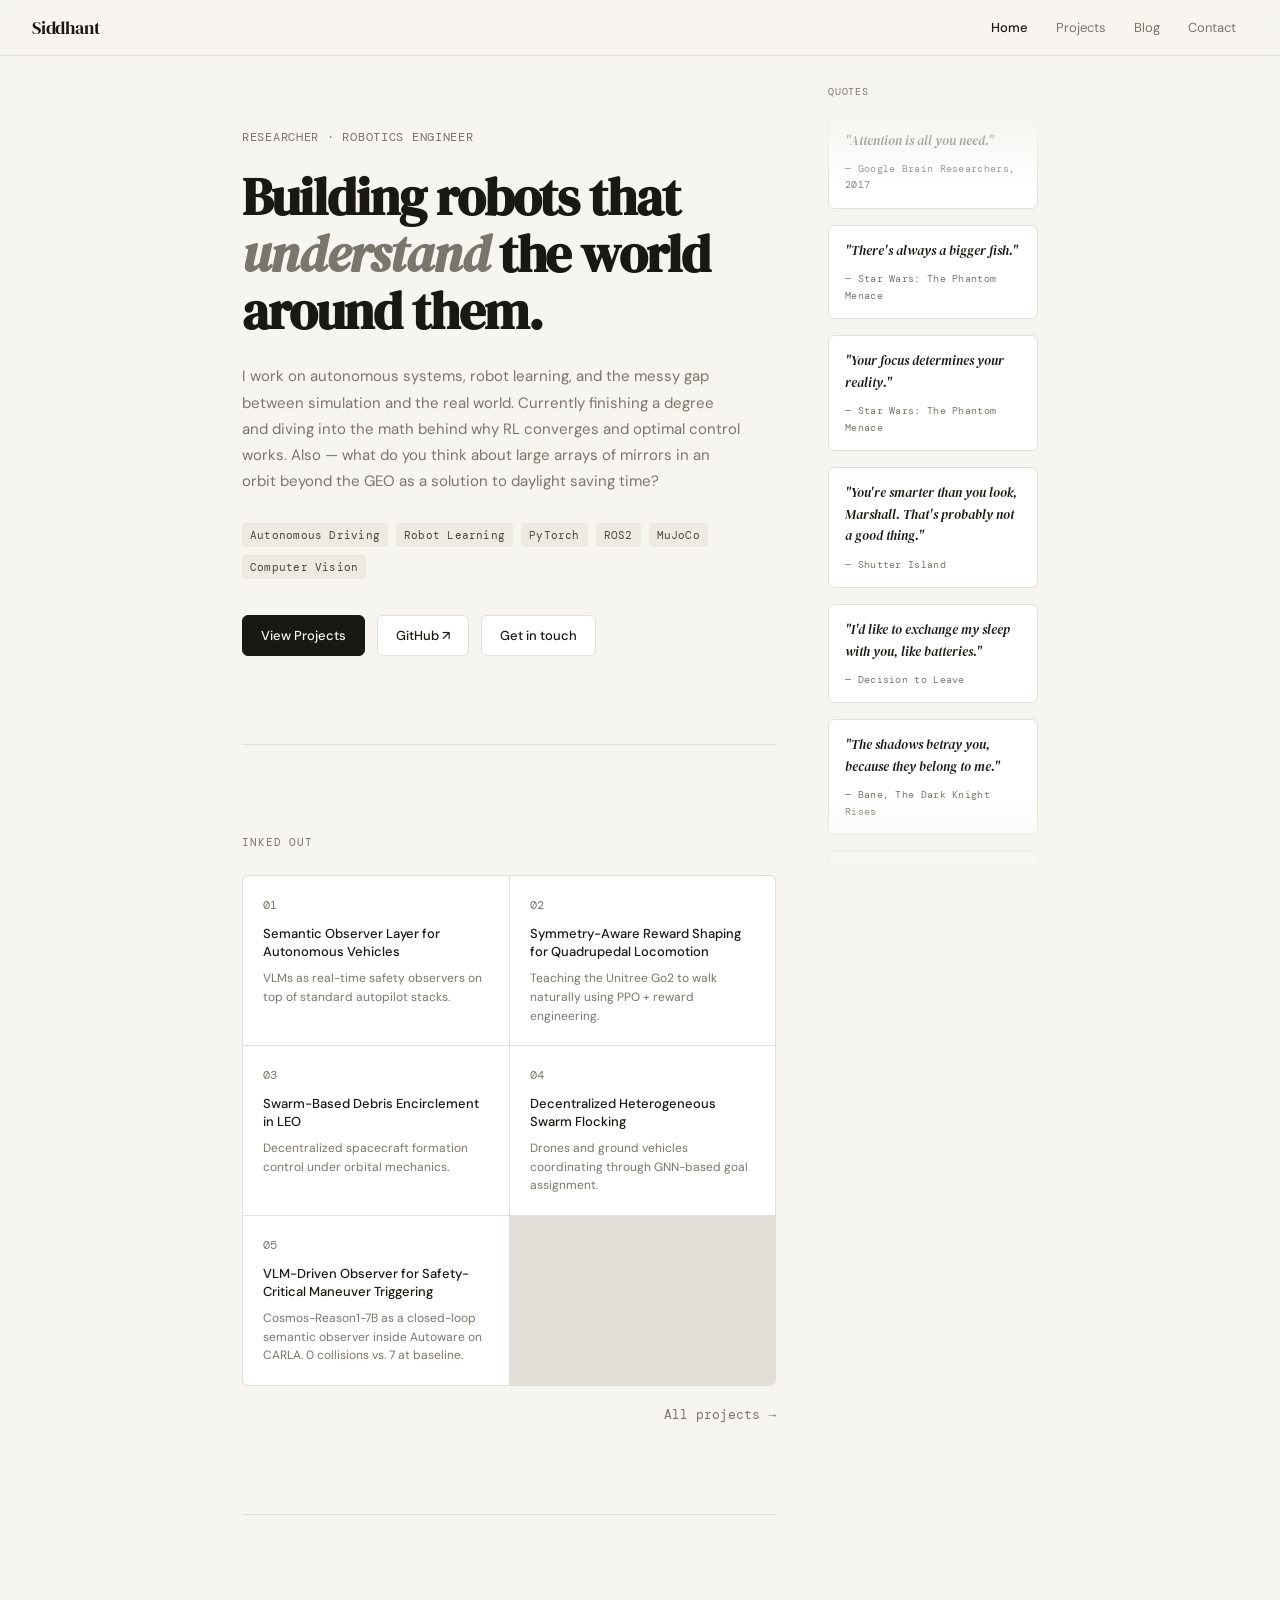
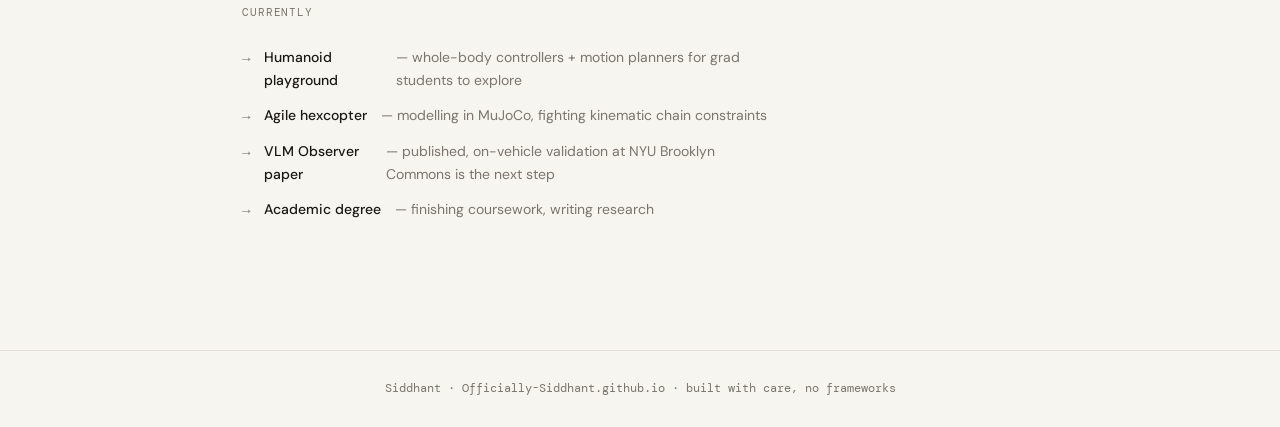
<file: index.html>
<!DOCTYPE html>
<html lang="en">
<head>
  <meta charset="UTF-8" />
  <meta name="viewport" content="width=device-width, initial-scale=1.0" />
  <title>Siddhant — Researcher & Robotics Engineer</title>
  <meta name="description" content="Siddhant's portfolio — autonomous systems, robotics, deep learning." />
  <link rel="stylesheet" href="style.css" />
  <style>
    /* ── Hero ── */
    .hero { padding: 72px 0 48px; }
    .hero-eyebrow {
      font-family: var(--mono);
      font-size: 12px;
      color: var(--muted);
      letter-spacing: 0.06em;
      text-transform: uppercase;
      margin-bottom: 20px;
    }
    .hero h1 {
      font-family: var(--serif);
      font-size: clamp(34px, 6vw, 52px);
      line-height: 1.1;
      letter-spacing: -0.02em;
      margin-bottom: 24px;
      max-width: 600px;
    }
    .hero h1 em { font-style: italic; color: var(--muted); }
    .hero-bio {
      font-size: 15px;
      color: var(--muted);
      max-width: 500px;
      line-height: 1.75;
      margin-bottom: 28px;
    }
    .hero-tags { display: flex; gap: 8px; flex-wrap: wrap; margin-bottom: 36px; }
    .hero-links { display: flex; gap: 12px; flex-wrap: wrap; }
    .btn {
      display: inline-flex; align-items: center; gap: 6px;
      font-size: 13px; font-weight: 500;
      padding: 9px 18px;
      border-radius: var(--radius);
      border: 1px solid var(--border);
      background: var(--surface);
      color: var(--text);
      transition: border-color 0.15s, background 0.15s;
      cursor: pointer;
    }
    .btn:hover { background: var(--tag-bg); border-color: #C8C4BE; }
    .btn-primary { background: var(--text); color: var(--bg); border-color: var(--text); }
    .btn-primary:hover { background: #333; border-color: #333; }

    /* ── Section ── */
    .section { padding: 48px 0; }
    .section-heading {
      font-family: var(--mono);
      font-size: 11px;
      letter-spacing: 0.08em;
      text-transform: uppercase;
      color: var(--muted);
      margin-bottom: 24px;
    }

    /* ── Featured Projects ── */
    .project-grid {
      display: grid;
      grid-template-columns: repeat(auto-fit, minmax(200px, 1fr));
      gap: 1px;
      background: var(--border);
      border: 1px solid var(--border);
      border-radius: var(--radius);
      overflow: hidden;
    }
    .project-card {
      background: var(--surface);
      padding: 20px;
      transition: background 0.15s;
      cursor: pointer;
      text-decoration: none;
      display: block;
      color: inherit;
    }
    .project-card:hover { background: var(--bg); }
    .project-card-num { font-family: var(--mono); font-size: 11px; color: var(--muted); margin-bottom: 10px; }
    .project-card h3 { font-size: 13px; font-weight: 500; line-height: 1.4; margin-bottom: 8px; }
    .project-card p { font-size: 12px; color: var(--muted); line-height: 1.55; }

    /* ── Currently ── */
    .currently-list { list-style: none; display: flex; flex-direction: column; gap: 12px; }
    .currently-list li {
      display: flex; align-items: flex-start; gap: 14px;
      font-size: 14px; color: var(--muted);
    }
    .currently-list li::before {
      content: '→'; font-family: var(--mono); color: var(--muted); flex-shrink: 0; margin-top: 1px;
    }
    .currently-list li strong { color: var(--text); font-weight: 500; }

    /* ── Two-column page body ── */
    .page-body {
      display: grid;
      grid-template-columns: 1fr 210px;
      gap: 52px;
      align-items: start;
    }

    /* ── Quote rail ── */
    .quote-rail {
      position: sticky;
      top: calc(var(--nav-h) + 28px);
      height: calc(100vh - var(--nav-h) - 56px);
      overflow: hidden;
      display: flex;
      flex-direction: column;
    }
    .quote-rail-label {
      font-family: var(--mono);
      font-size: 10px;
      letter-spacing: 0.08em;
      text-transform: uppercase;
      color: var(--muted);
      margin-bottom: 14px;
      flex-shrink: 0;
    }
    .quote-track-wrap {
      flex: 1;
      overflow: hidden;
      mask-image: linear-gradient(to bottom, transparent 0%, black 10%, black 90%, transparent 100%);
      -webkit-mask-image: linear-gradient(to bottom, transparent 0%, black 10%, black 90%, transparent 100%);
    }
    .quote-track {
      display: flex;
      flex-direction: column;
      gap: 16px;
      animation: scrollUp 70s linear infinite;
    }
    .quote-track:hover { animation-play-state: paused; }

    @keyframes scrollUp {
      0%   { transform: translateY(0); }
      100% { transform: translateY(-50%); }
    }

    .quote-card {
      background: var(--surface);
      border: 1px solid var(--border);
      border-radius: var(--radius);
      padding: 14px 16px;
    }
    .quote-card blockquote {
      font-family: var(--serif);
      font-style: italic;
      font-size: 13px;
      line-height: 1.65;
      color: var(--text);
      margin-bottom: 10px;
    }
    .quote-card cite {
      font-family: var(--mono);
      font-size: 10px;
      color: var(--muted);
      letter-spacing: 0.03em;
      font-style: normal;
      display: block;
    }

    @media (max-width: 780px) {
      .page-body { grid-template-columns: 1fr; }
      .quote-rail { display: none; }
    }
  </style>
</head>
<body>

<nav>
  <span class="nav-logo">Siddhant</span>
  <div class="nav-links">
    <a href="index.html" class="active">Home</a>
    <a href="projects.html">Projects</a>
    <a href="blog.html">Blog</a>
    <a href="contact.html">Contact</a>
  </div>
</nav>

<main class="container">
  <div class="page-body">

    <!-- ── Left: main content ── -->
    <div class="main-col">

      <section class="hero">
        <p class="hero-eyebrow fade fade-1">Researcher · Robotics Engineer</p>
        <h1 class="fade fade-2">Building robots that <em>understand</em> the world around them.</h1>
        <p class="hero-bio fade fade-3">
          I work on autonomous systems, robot learning, and the messy gap between
          simulation and the real world. Currently finishing a degree and diving
          into the math behind why RL converges and optimal control works. Also —
          what do you think about large arrays of mirrors in an orbit beyond the GEO as a
          solution to daylight saving time?
        </p>
        <div class="hero-tags fade fade-3">
          <span class="tag">Autonomous Driving</span>
          <span class="tag">Robot Learning</span>
          <span class="tag">PyTorch</span>
          <span class="tag">ROS2</span>
          <span class="tag">MuJoCo</span>
          <span class="tag">Computer Vision</span>
        </div>
        <div class="hero-links fade fade-4">
          <a class="btn btn-primary" href="projects.html">View Projects</a>
          <a class="btn" href="https://github.com/Officially-Siddhant" target="_blank">GitHub ↗</a>
          <a class="btn" href="contact.html">Get in touch</a>
        </div>
      </section>

      <hr class="divider fade fade-4">

      <section class="section fade fade-5">
        <p class="section-heading">Inked out</p>
        <div class="project-grid">
          <a class="project-card" href="projects.html#vlm">
            <p class="project-card-num">01</p>
            <h3>Semantic Observer Layer for Autonomous Vehicles</h3>
            <p>VLMs as real-time safety observers on top of standard autopilot stacks.</p>
          </a>
          <a class="project-card" href="projects.html#quadruped">
            <p class="project-card-num">02</p>
            <h3>Symmetry-Aware Reward Shaping for Quadrupedal Locomotion</h3>
            <p>Teaching the Unitree Go2 to walk naturally using PPO + reward engineering.</p>
          </a>
          <a class="project-card" href="projects.html#swarm">
            <p class="project-card-num">03</p>
            <h3>Swarm-Based Debris Encirclement in LEO</h3>
            <p>Decentralized spacecraft formation control under orbital mechanics.</p>
          </a>
          <a class="project-card" href="projects.html#hetero-swarm">
            <p class="project-card-num">04</p>
            <h3>Decentralized Heterogeneous Swarm Flocking</h3>
            <p>Drones and ground vehicles coordinating through GNN-based goal assignment.</p>
          </a>
          <a class="project-card" href="projects.html#cosmos">
            <p class="project-card-num">05</p>
            <h3>VLM-Driven Observer for Safety-Critical Maneuver Triggering</h3>
            <p>Cosmos-Reason1-7B as a closed-loop semantic observer inside Autoware on CARLA. 0 collisions vs. 7 at baseline.</p>
          </a>
        </div>
        <div style="margin-top:16px; text-align:right;">
          <a href="projects.html" style="font-size:13px; color:var(--muted); font-family:var(--mono);">All projects →</a>
        </div>
      </section>

      <hr class="divider">

      <section class="section">
        <p class="section-heading">Currently</p>
        <ul class="currently-list">
          <li><strong>Humanoid playground</strong> — whole-body controllers + motion planners for grad students to explore</li>
          <li><strong>Agile hexcopter</strong> — modelling in MuJoCo, fighting kinematic chain constraints</li>
          <li><strong>VLM Observer paper</strong> — published, on-vehicle validation at NYU Brooklyn Commons is the next step</li>
          <li><strong>Academic degree</strong> — finishing coursework, writing research</li>
        </ul>
      </section>

    </div><!-- /main-col -->

    <!-- ── Right: quote rail ── -->
    <aside class="quote-rail fade fade-2">
      <p class="quote-rail-label">Quotes</p>
      <div class="quote-track-wrap">
        <div class="quote-track">
          <div class="quote-card">
            <blockquote>"Attention is all you need."</blockquote>
            <cite>— Google Brain Researchers, 2017</cite>
          </div>
          <div class="quote-card">
            <blockquote>"There's always a bigger fish."</blockquote>
            <cite>— Star Wars: The Phantom Menace</cite>
          </div>
          <div class="quote-card">
            <blockquote>"Your focus determines your reality."</blockquote>
            <cite>— Star Wars: The Phantom Menace</cite>
          </div>
          <div class="quote-card">
            <blockquote>"You're smarter than you look, Marshall. That's probably not a good thing."</blockquote>
            <cite>— Shutter Island</cite>
          </div>
          <div class="quote-card">
            <blockquote>"I'd like to exchange my sleep with you, like batteries."</blockquote>
            <cite>— Decision to Leave</cite>
          </div>
          <div class="quote-card">
            <blockquote>"The shadows betray you, because they belong to me."</blockquote>
            <cite>— Bane, The Dark Knight Rises</cite>
          </div>
          <div class="quote-card">
            <blockquote>"No one will protect what they don't care about; and no one will care about what they have never experienced."</blockquote>
            <cite>— David Attenborough</cite>
          </div>
          <div class="quote-card">
            <blockquote>"The key to good decision making is not knowledge. It is understanding. We are swimming in the former. We are desperately lacking in the latter."</blockquote>
            <cite>— Malcolm Gladwell</cite>
          </div>
          <div class="quote-card">
            <blockquote>"Somewhere, something incredible is waiting to be known."</blockquote>
            <cite>— Carl Sagan</cite>
          </div>

          <!-- Duplicate set for seamless infinite loop -->

          <div class="quote-card">
            <blockquote>"Attention is all you need."</blockquote>
            <cite>— Google Brain Researchers, 2017</cite>
          </div>
          <div class="quote-card">
            <blockquote>"There's always a bigger fish."</blockquote>
            <cite>— Star Wars: The Phantom Menace</cite>
          </div>
          <div class="quote-card">
            <blockquote>"Your focus determines your reality."</blockquote>
            <cite>— Star Wars: The Phantom Menace</cite>
          </div>
          <div class="quote-card">
            <blockquote>"You're smarter than you look, Marshall. That's probably not a good thing."</blockquote>
            <cite>— Shutter Island</cite>
          </div>
          <div class="quote-card">
            <blockquote>"I'd like to exchange my sleep with you, like batteries."</blockquote>
            <cite>— Decision to Leave</cite>
          </div>
          <div class="quote-card">
            <blockquote>"The shadows betray you, because they belong to me."</blockquote>
            <cite>— Bane, The Dark Knight Rises</cite>
          </div>
          <div class="quote-card">
            <blockquote>"No one will protect what they don't care about; and no one will care about what they have never experienced."</blockquote>
            <cite>— David Attenborough</cite>
          </div>
          <div class="quote-card">
            <blockquote>"The key to good decision making is not knowledge. It is understanding. We are swimming in the former. We are desperately lacking in the latter."</blockquote>
            <cite>— Malcolm Gladwell</cite>
          </div>
          <div class="quote-card">
            <blockquote>"Somewhere, something incredible is waiting to be known."</blockquote>
            <cite>— Carl Sagan</cite>
          </div>

        </div><!-- /quote-track -->
      </div><!-- /quote-track-wrap -->
    </aside>

  </div><!-- /page-body -->
</main>

<footer>
  <span class="mono">Siddhant · Officially-Siddhant.github.io · built with care, no frameworks</span>
</footer>

</body>
</html>
</file>
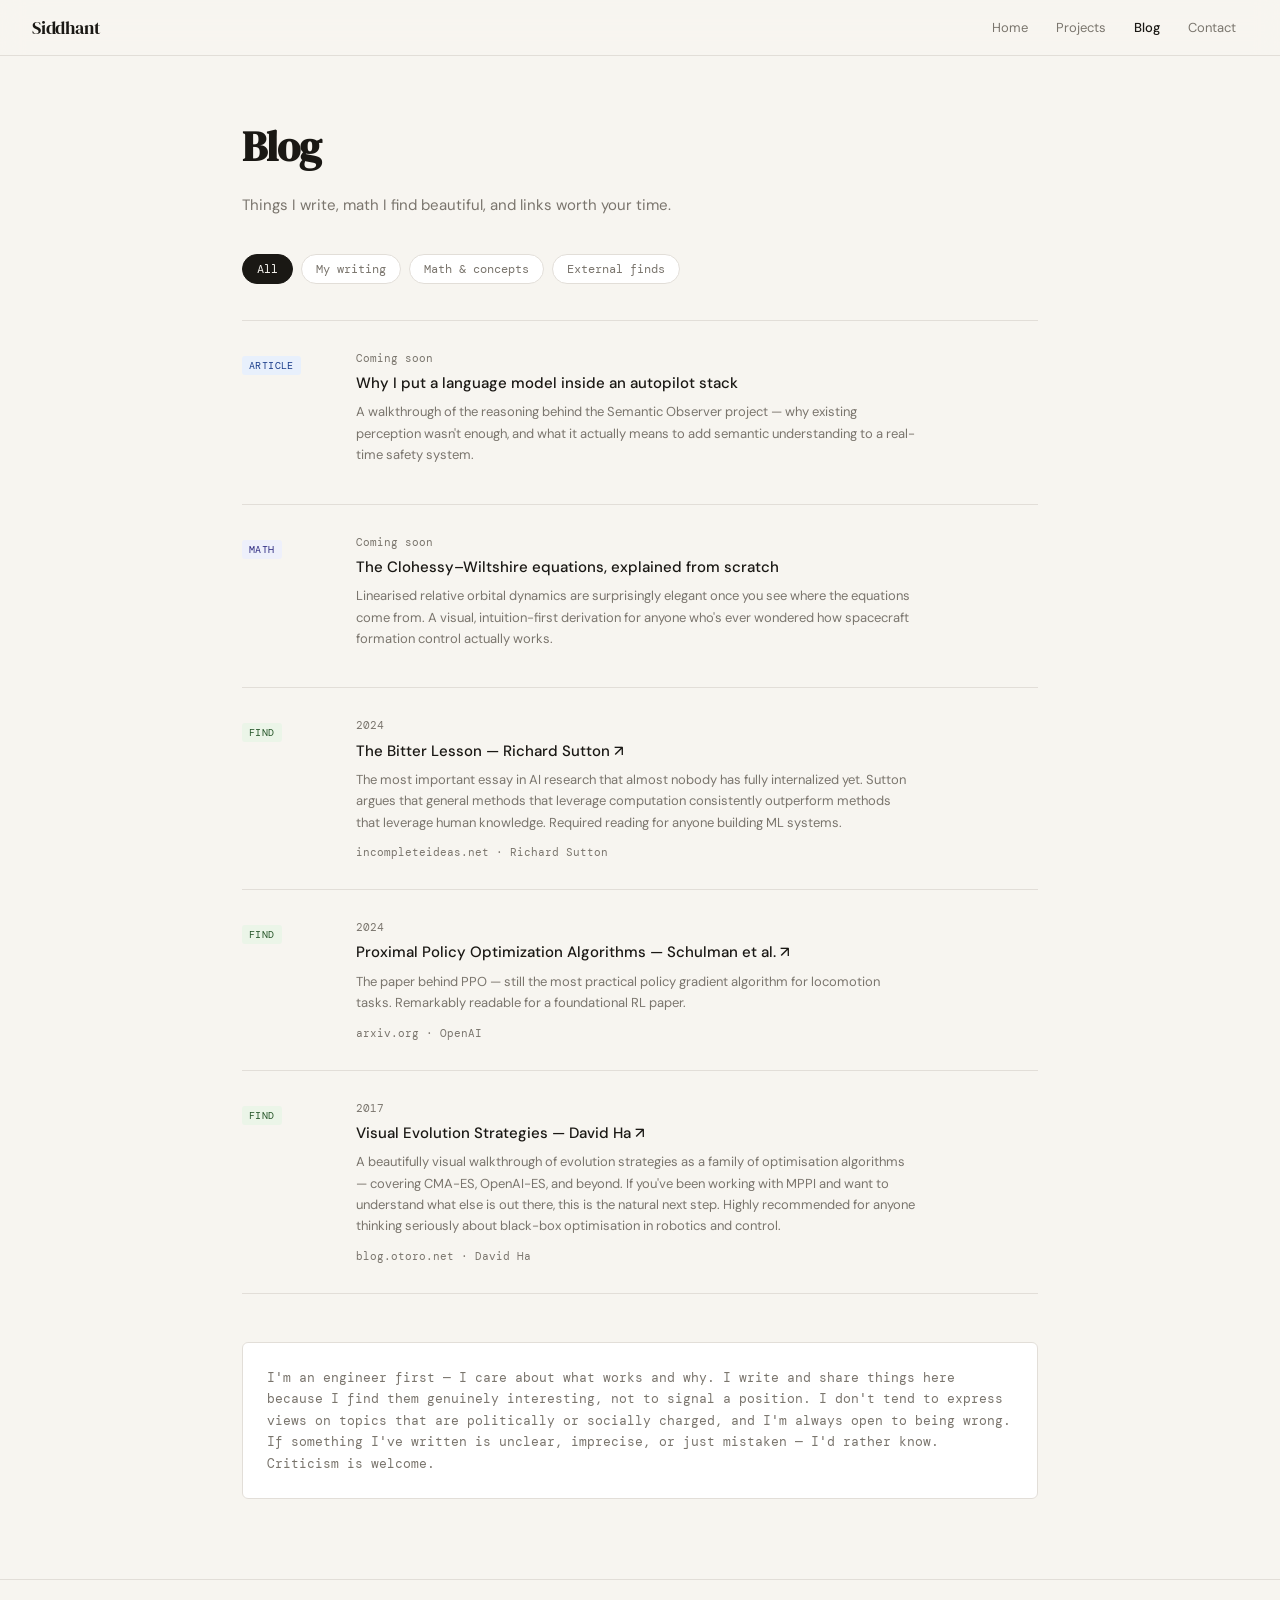
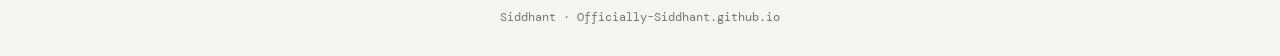
<file: blog.html>
<!DOCTYPE html>
<html lang="en">
<head>
  <meta charset="UTF-8" />
  <meta name="viewport" content="width=device-width, initial-scale=1.0" />
  <title>Blog — Siddhant</title>
  <link rel="stylesheet" href="style.css" />
  <style>
    .page-header { padding: 56px 0 36px; }
    .page-header h1 {
      font-family: var(--serif);
      font-size: clamp(28px, 5vw, 42px);
      letter-spacing: -0.02em;
      margin-bottom: 12px;
    }
    .page-header p { font-size: 15px; color: var(--muted); max-width: 480px; }

    /* ── Filters ── */
    .filters {
      display: flex; gap: 8px; flex-wrap: wrap;
      margin-bottom: 36px;
    }
    .filter-btn {
      font-family: var(--mono);
      font-size: 12px;
      padding: 6px 14px;
      border-radius: 99px;
      border: 1px solid var(--border);
      background: var(--surface);
      color: var(--muted);
      cursor: pointer;
      transition: all 0.15s;
    }
    .filter-btn:hover { color: var(--text); border-color: #A8A49E; }
    .filter-btn.active {
      background: var(--text);
      color: var(--bg);
      border-color: var(--text);
    }

    /* ── Post list ── */
    .post-list { display: flex; flex-direction: column; }

    .post-entry {
      border-top: 1px solid var(--border);
      padding: 28px 0;
      display: flex;
      gap: 24px;
      align-items: flex-start;
      transition: opacity 0.2s;
    }
    .post-entry.hidden { display: none; }
    .post-entry:last-child { border-bottom: 1px solid var(--border); }

    .post-type-col {
      flex-shrink: 0;
      width: 90px;
      padding-top: 3px;
    }
    .post-type-badge {
      font-family: var(--mono);
      font-size: 10px;
      padding: 3px 7px;
      border-radius: 3px;
      text-transform: uppercase;
      letter-spacing: 0.04em;
    }
    .type-article { background: #E8F0FC; color: #1A3D8A; }
    .type-math    { background: #EEF0FB; color: #2D2A80; }
    .type-external{ background: #EBF5E8; color: #27572A; }

    .post-body { flex: 1; }
    .post-date {
      font-family: var(--mono);
      font-size: 11px;
      color: var(--muted);
      margin-bottom: 6px;
    }
    .post-title {
      font-size: 15px;
      font-weight: 500;
      line-height: 1.35;
      margin-bottom: 8px;
    }
    .post-title a:hover { text-decoration: underline; text-decoration-color: var(--muted); }
    .post-summary {
      font-size: 13px;
      color: var(--muted);
      line-height: 1.65;
      max-width: 560px;
      margin-bottom: 10px;
    }
    .post-source {
      font-family: var(--mono);
      font-size: 11px;
      color: var(--muted);
    }

    /* ── New post CTA ── */
    .new-post-note {
      margin-top: 48px;
      padding: 24px;
      background: var(--surface);
      border: 1px solid var(--border);
      border-radius: var(--radius);
      font-size: 13px;
      color: var(--muted);
      font-family: var(--mono);
    }
    .new-post-note strong { color: var(--text); }
  </style>
</head>
<body>

<nav>
  <a href="index.html" class="nav-logo">Siddhant</a>
  <div class="nav-links">
    <a href="index.html">Home</a>
    <a href="projects.html">Projects</a>
    <a href="blog.html" class="active">Blog</a>
    <a href="contact.html">Contact</a>
  </div>
</nav>

<main class="container">

  <header class="page-header fade fade-1">
    <h1>Blog</h1>
    <p>Things I write, math I find beautiful, and links worth your time.</p>
  </header>

  <div class="filters fade fade-2">
    <button class="filter-btn active" data-filter="all">All</button>
    <button class="filter-btn" data-filter="article">My writing</button>
    <button class="filter-btn" data-filter="math">Math & concepts</button>
    <button class="filter-btn" data-filter="external">External finds</button>
  </div>

  <div class="post-list" id="post-list">

    <!--
      HOW TO ADD A POST:
      Copy one of the .post-entry blocks below.
      Set data-type to: article | math | external
      Update the date, title, summary, and source accordingly.
      For your own articles, link to a separate blog/slug.html file.
      For math posts with LaTeX, add the KaTeX script at the bottom of that file.
    -->

    <div class="post-entry fade fade-3" data-type="article">
      <div class="post-type-col">
        <span class="post-type-badge type-article">Article</span>
      </div>
      <div class="post-body">
        <p class="post-date">Coming soon</p>
        <p class="post-title">Why I put a language model inside an autopilot stack</p>
        <p class="post-summary">
          A walkthrough of the reasoning behind the Semantic Observer project —
          why existing perception wasn't enough, and what it actually means
          to add semantic understanding to a real-time safety system.
        </p>
      </div>
    </div>

    <div class="post-entry fade fade-3" data-type="math">
      <div class="post-type-col">
        <span class="post-type-badge type-math">Math</span>
      </div>
      <div class="post-body">
        <p class="post-date">Coming soon</p>
        <p class="post-title">The Clohessy–Wiltshire equations, explained from scratch</p>
        <p class="post-summary">
          Linearised relative orbital dynamics are surprisingly elegant once you see
          where the equations come from. A visual, intuition-first derivation for
          anyone who's ever wondered how spacecraft formation control actually works.
        </p>
      </div>
    </div>

    <div class="post-entry fade fade-4" data-type="external">
      <div class="post-type-col">
        <span class="post-type-badge type-external">Find</span>
      </div>
      <div class="post-body">
        <p class="post-date">2024</p>
        <p class="post-title">
          <a href="http://www.incompleteideas.net/IncIdeas/BitterLesson.html" target="_blank">
            The Bitter Lesson — Richard Sutton ↗
          </a>
        </p>
        <p class="post-summary">
          The most important essay in AI research that almost nobody has fully
          internalized yet. Sutton argues that general methods that leverage
          computation consistently outperform methods that leverage human knowledge.
          Required reading for anyone building ML systems.
        </p>
        <p class="post-source">incompleteideas.net · Richard Sutton</p>
      </div>
    </div>

    <div class="post-entry fade fade-4" data-type="external">
      <div class="post-type-col">
        <span class="post-type-badge type-external">Find</span>
      </div>
      <div class="post-body">
        <p class="post-date">2024</p>
        <p class="post-title">
          <a href="https://arxiv.org/abs/1707.06347" target="_blank">
            Proximal Policy Optimization Algorithms — Schulman et al. ↗
          </a>
        </p>
        <p class="post-summary">
          The paper behind PPO — still the most practical policy gradient algorithm
          for locomotion tasks. Remarkably readable for a foundational RL paper.
        </p>
        <p class="post-source">arxiv.org · OpenAI</p>
      </div>
    </div>

    <div class="post-entry fade fade-5" data-type="external">
      <div class="post-type-col">
        <span class="post-type-badge type-external">Find</span>
      </div>
      <div class="post-body">
        <p class="post-date">2017</p>
        <p class="post-title">
          <a href="https://blog.otoro.net/2017/10/29/visual-evolution-strategies/" target="_blank">
            Visual Evolution Strategies — David Ha ↗
          </a>
        </p>
        <p class="post-summary">
          A beautifully visual walkthrough of evolution strategies as a family of
          optimisation algorithms — covering CMA-ES, OpenAI-ES, and beyond. If
          you've been working with MPPI and want to understand what else is out
          there, this is the natural next step. Highly recommended for anyone
          thinking seriously about black-box optimisation in robotics and control.
        </p>
        <p class="post-source">blog.otoro.net · David Ha</p>
      </div>
    </div>

  </div>

  <div class="new-post-note fade">
    I'm an engineer first — I care about what works and why. I write and share things
    here because I find them genuinely interesting, not to signal a position. I don't
    tend to express views on topics that are politically or socially charged, and I'm
    always open to being wrong. If something I've written is unclear, imprecise, or
    just mistaken — I'd rather know. Criticism is welcome.
  </div>

</main>

<footer>
  <span class="mono">Siddhant · Officially-Siddhant.github.io</span>
</footer>

<script>
  const btns = document.querySelectorAll('.filter-btn');
  const posts = document.querySelectorAll('.post-entry');

  btns.forEach(btn => {
    btn.addEventListener('click', () => {
      btns.forEach(b => b.classList.remove('active'));
      btn.classList.add('active');
      const f = btn.dataset.filter;
      posts.forEach(p => {
        p.classList.toggle('hidden', f !== 'all' && p.dataset.type !== f);
      });
    });
  });
</script>

</body>
</html>
</file>
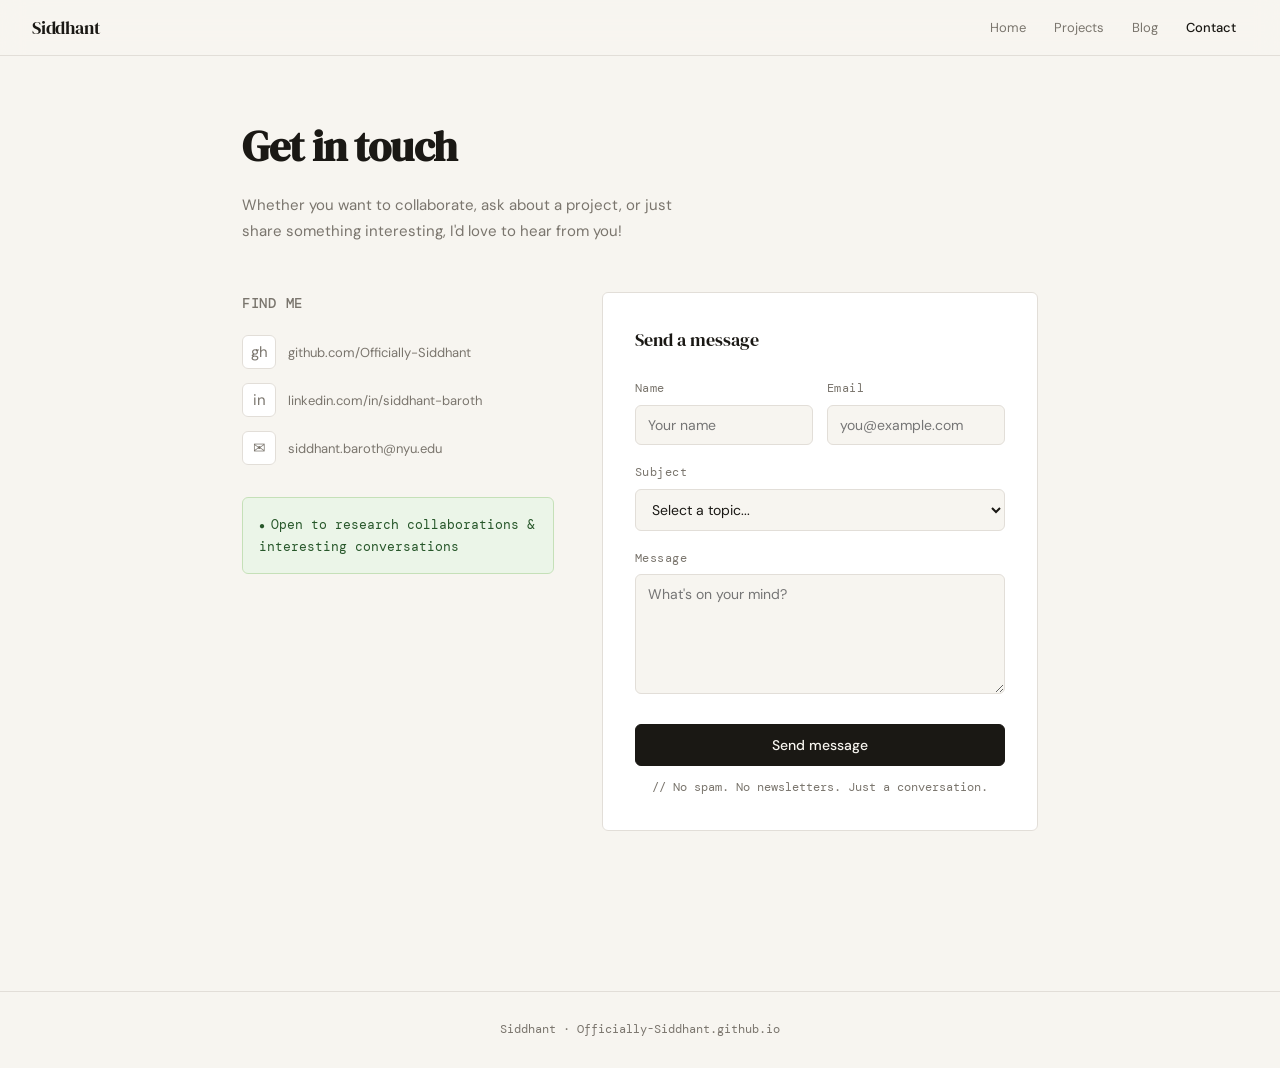
<file: contact.html>
<!DOCTYPE html>
<html lang="en">
<head>
  <meta charset="UTF-8" />
  <meta name="viewport" content="width=device-width, initial-scale=1.0" />
  <title>Contact — Siddhant</title>
  <link rel="stylesheet" href="style.css" />
  <style>
    .page-header { padding: 56px 0 48px; }
    .page-header h1 {
      font-family: var(--serif);
      font-size: clamp(28px, 5vw, 42px);
      letter-spacing: -0.02em;
      margin-bottom: 12px;
    }
    .page-header p { font-size: 15px; color: var(--muted); max-width: 460px; line-height: 1.7; }

    .contact-layout {
      display: grid;
      grid-template-columns: 1fr 1.4fr;
      gap: 48px;
      padding-bottom: 80px;
    }

    /* ── Left col ── */
    .contact-info h2 {
      font-size: 14px;
      font-weight: 500;
      margin-bottom: 20px;
      font-family: var(--mono);
      color: var(--muted);
      letter-spacing: 0.05em;
      text-transform: uppercase;
    }
    .contact-links { display: flex; flex-direction: column; gap: 14px; }
    .contact-link {
      display: flex; align-items: center; gap: 12px;
      font-size: 14px; color: var(--muted);
      transition: color 0.15s;
    }
    .contact-link:hover { color: var(--text); }
    .contact-link-icon {
      width: 34px; height: 34px;
      border: 1px solid var(--border);
      border-radius: var(--radius);
      background: var(--surface);
      display: flex; align-items: center; justify-content: center;
      font-size: 15px;
      flex-shrink: 0;
    }
    .contact-link span { font-size: 13px; }

    .availability {
      margin-top: 36px;
      padding: 16px;
      background: #EBF5E8;
      border: 1px solid #C5E0B8;
      border-radius: var(--radius);
      font-size: 13px;
      color: #27572A;
      font-family: var(--mono);
    }
    .availability::before { content: '● '; font-size: 10px; }

    /* ── Form ── */
    .contact-form {
      background: var(--surface);
      border: 1px solid var(--border);
      border-radius: var(--radius);
      padding: 32px;
    }
    .contact-form h2 {
      font-size: 18px;
      font-weight: 500;
      margin-bottom: 24px;
      font-family: var(--serif);
    }
    .form-group { margin-bottom: 18px; }
    .form-group label {
      display: block;
      font-size: 12px;
      font-family: var(--mono);
      color: var(--muted);
      margin-bottom: 6px;
      letter-spacing: 0.04em;
    }
    .form-group input,
    .form-group textarea,
    .form-group select {
      width: 100%;
      padding: 10px 12px;
      font-size: 14px;
      font-family: var(--sans);
      border: 1px solid var(--border);
      border-radius: var(--radius);
      background: var(--bg);
      color: var(--text);
      transition: border-color 0.15s;
      outline: none;
    }
    .form-group input:focus,
    .form-group textarea:focus,
    .form-group select:focus { border-color: #A8A49E; }
    .form-group textarea { height: 120px; resize: vertical; }

    .form-row { display: grid; grid-template-columns: 1fr 1fr; gap: 14px; }

    .submit-btn {
      width: 100%;
      padding: 11px;
      font-size: 14px;
      font-weight: 500;
      font-family: var(--sans);
      border-radius: var(--radius);
      border: 1px solid var(--text);
      background: var(--text);
      color: var(--bg);
      cursor: pointer;
      transition: background 0.15s;
      margin-top: 4px;
    }
    .submit-btn:hover { background: #333; border-color: #333; }

    .form-note {
      font-size: 12px;
      color: var(--muted);
      font-family: var(--mono);
      margin-top: 12px;
      text-align: center;
    }

    .success-msg {
      display: none;
      text-align: center;
      padding: 20px;
      font-family: var(--mono);
      font-size: 13px;
      color: #27572A;
      background: #EBF5E8;
      border-radius: var(--radius);
      margin-top: 16px;
    }

    @media (max-width: 640px) {
      .contact-layout { grid-template-columns: 1fr; gap: 32px; }
      .form-row { grid-template-columns: 1fr; }
    }
  </style>
</head>
<body>

<nav>
  <a href="index.html" class="nav-logo">Siddhant</a>
  <div class="nav-links">
    <a href="index.html">Home</a>
    <a href="projects.html">Projects</a>
    <a href="blog.html">Blog</a>
    <a href="contact.html" class="active">Contact</a>
  </div>
</nav>

<main class="container">

  <header class="page-header fade fade-1">
    <h1>Get in touch</h1>
    <p>Whether you want to collaborate, ask about a project, or just share something interesting, I'd love to hear from you!</p>
  </header>

  <div class="contact-layout">

    <div class="contact-info fade fade-2">
      <h2>Find me</h2>
      <div class="contact-links">
        <a class="contact-link" href="https://github.com/Officially-Siddhant" target="_blank">
          <div class="contact-link-icon">gh</div>
          <span>github.com/Officially-Siddhant</span>
        </a>
        <a class="contact-link" href="https://www.linkedin.com/in/siddhant-baroth/" target="_blank">
          <div class="contact-link-icon">in</div>
          <span>linkedin.com/in/siddhant-baroth</span>
        </a>
        <a class="contact-link" href="mailto:siddhant.baroth@nyu.edu">
          <div class="contact-link-icon">✉</div>
          <span>siddhant.baroth@nyu.edu</span>
        </a>
      </div>

      <div class="availability" style="margin-top:32px;">
        Open to research collaborations & interesting conversations
      </div>
    </div>

    <div class="contact-form fade fade-3">
      <h2>Send a message</h2>

      <!--
        FORMSPREE SETUP:
        1. Go to formspree.io and create a free account
        2. Create a new form — you'll get an endpoint like https://formspree.io/f/XXXXXXXX
        3. Replace action="#" below with that URL
        4. That's it — submissions go straight to your email
      -->
      <form id="contact-form" action="https://formspree.io/f/YOUR_FORM_ID" method="POST">

        <div class="form-row">
          <div class="form-group">
            <label>Name</label>
            <input type="text" name="name" placeholder="Your name" required>
          </div>
          <div class="form-group">
            <label>Email</label>
            <input type="email" name="email" placeholder="you@example.com" required>
          </div>
        </div>

        <div class="form-group">
          <label>Subject</label>
          <select name="subject">
            <option value="">Select a topic...</option>
            <option value="collaboration">Research collaboration</option>
            <option value="project-question">Question about a project</option>
            <option value="blog">Blog / writing</option>
            <option value="other">Other</option>
          </select>
        </div>

        <div class="form-group">
          <label>Message</label>
          <textarea name="message" placeholder="What's on your mind?" required></textarea>
        </div>

        <button type="submit" class="submit-btn">Send message</button>
        <p class="form-note">// No spam. No newsletters. Just a conversation.</p>
      </form>

      <div class="success-msg" id="success-msg">
        ✓ Message sent — I'll get back to you soon.
      </div>
    </div>

  </div>

</main>

<footer>
  <span class="mono">Siddhant · Officially-Siddhant.github.io</span>
</footer>

<script>
  const form = document.getElementById('contact-form');
  form.addEventListener('submit', async (e) => {
    e.preventDefault();
    const data = new FormData(form);
    const res = await fetch(form.action, {
      method: 'POST', body: data,
      headers: { 'Accept': 'application/json' }
    });
    if (res.ok) {
      form.style.display = 'none';
      document.getElementById('success-msg').style.display = 'block';
    }
  });
</script>

</body>
</html>
</file>
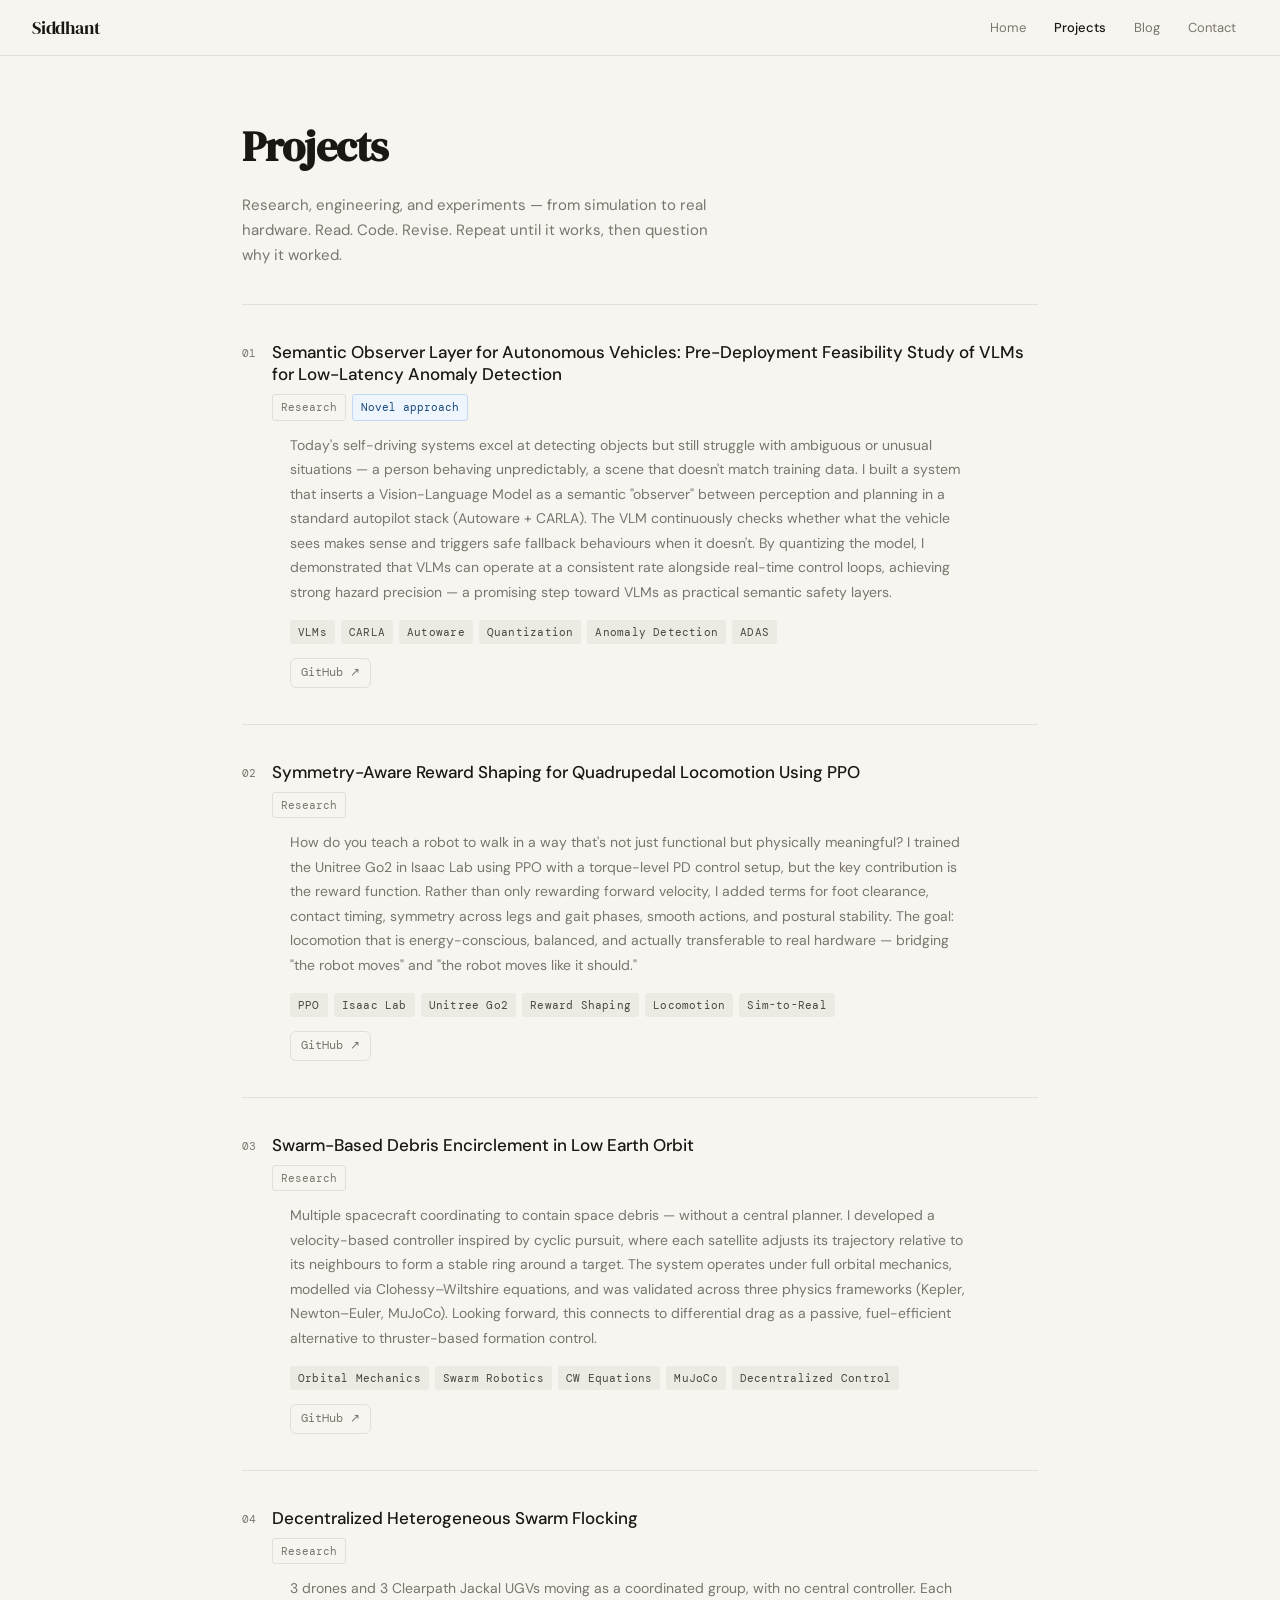
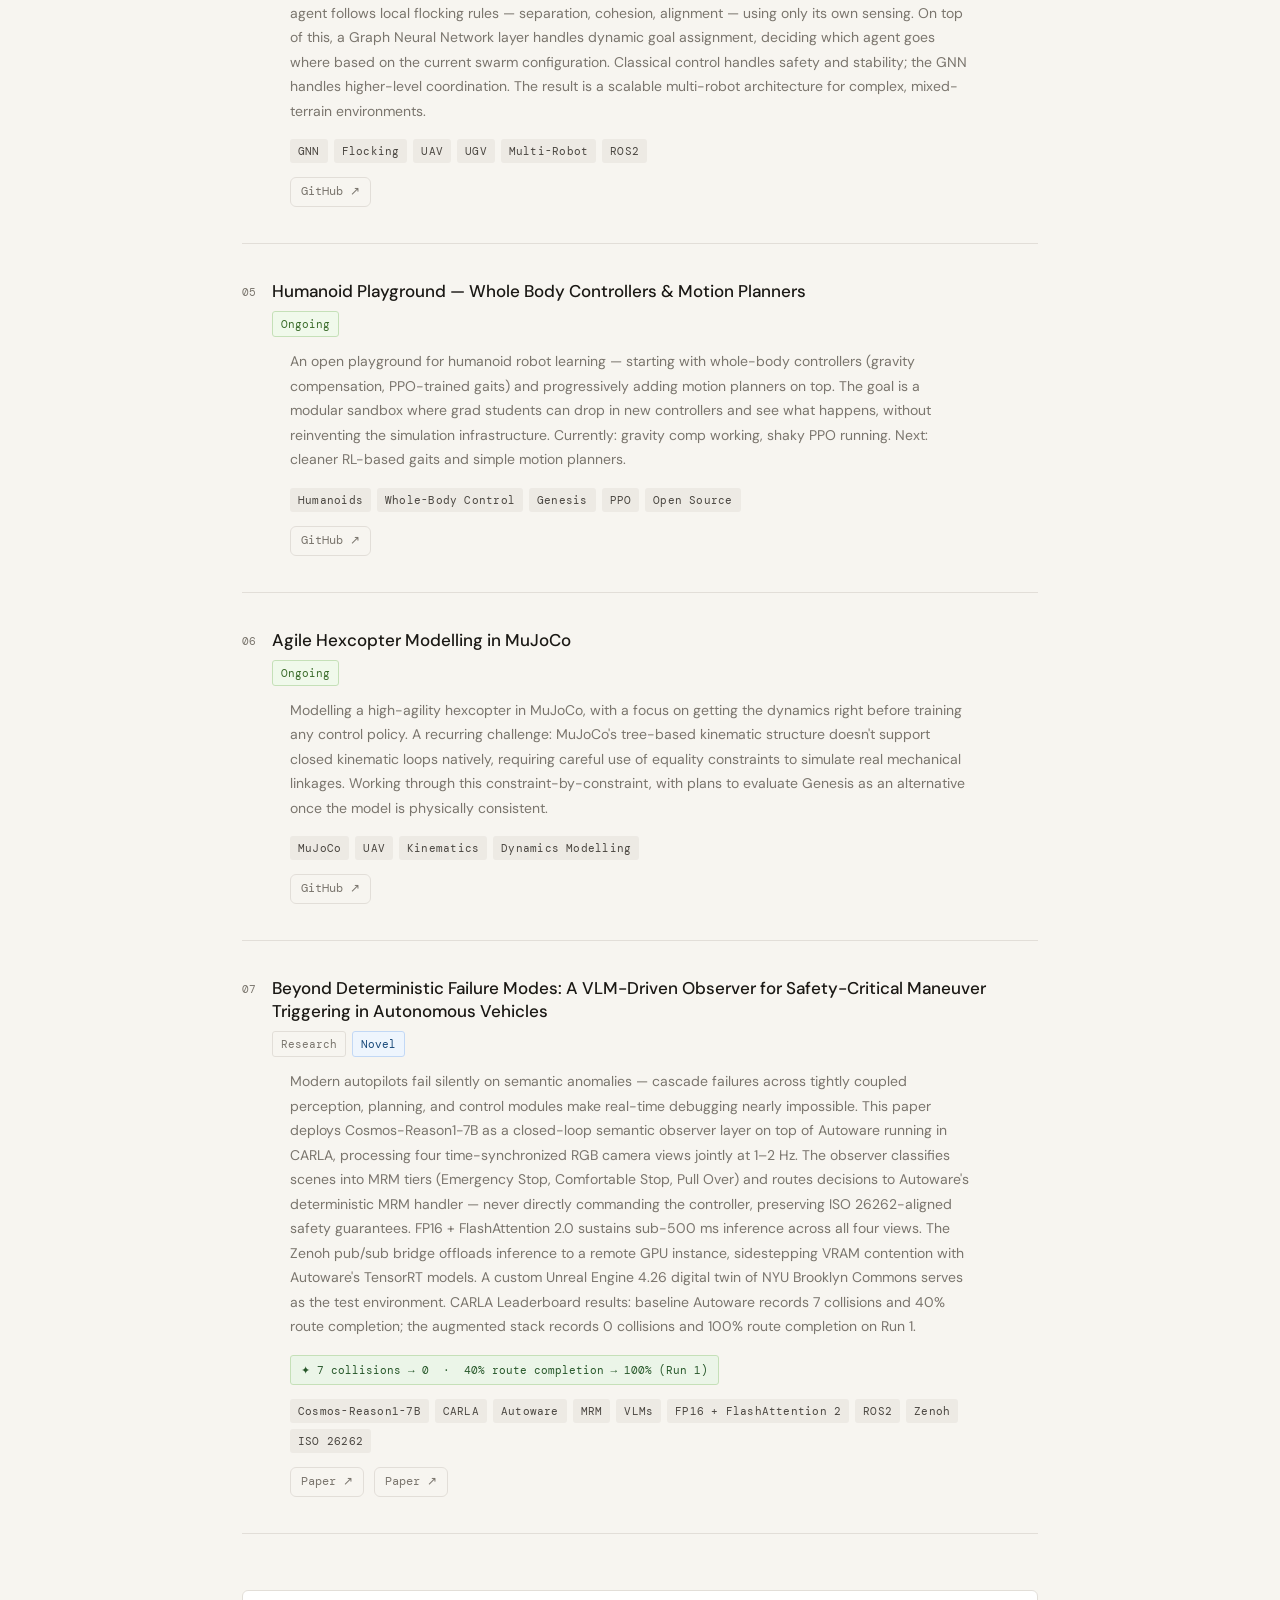
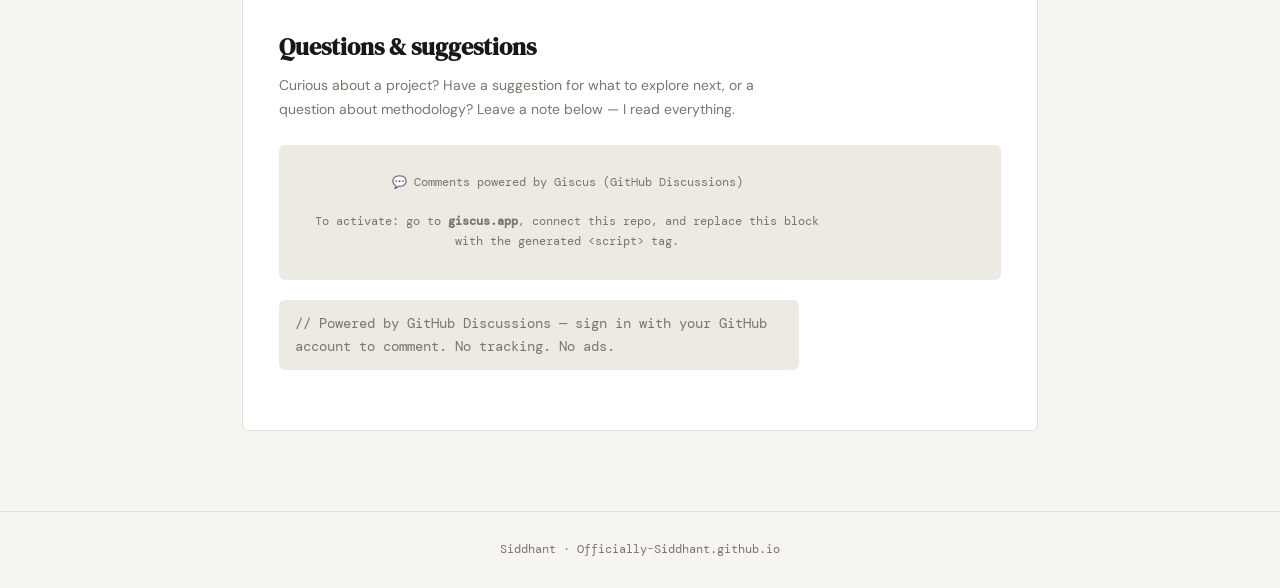
<file: projects.html>
<!DOCTYPE html>
<html lang="en">
<head>
  <meta charset="UTF-8" />
  <meta name="viewport" content="width=device-width, initial-scale=1.0" />
  <title>Projects — Siddhant</title>
  <link rel="stylesheet" href="style.css" />
  <style>
    .page-header { padding: 56px 0 36px; }
    .page-header h1 {
      font-family: var(--serif);
      font-size: clamp(28px, 5vw, 42px);
      letter-spacing: -0.02em;
      margin-bottom: 12px;
    }
    .page-header p { font-size: 15px; color: var(--muted); max-width: 480px; }

    /* ── Project entry ── */
    .project-list { display: flex; flex-direction: column; gap: 0; }

    .project-entry {
      border-top: 1px solid var(--border);
      padding: 36px 0;
    }
    .project-entry:last-child { border-bottom: 1px solid var(--border); }

    .project-top {
      display: flex;
      justify-content: space-between;
      align-items: flex-start;
      gap: 16px;
      margin-bottom: 12px;
    }
    .project-num {
      font-family: var(--mono);
      font-size: 11px;
      color: var(--muted);
      flex-shrink: 0;
      padding-top: 3px;
    }
    .project-title-block { flex: 1; }
    .project-title-block h2 {
      font-size: 17px;
      font-weight: 500;
      line-height: 1.35;
      margin-bottom: 8px;
    }
    .project-meta { display: flex; gap: 6px; flex-wrap: wrap; }
    .project-status {
      font-family: var(--mono);
      font-size: 11px;
      padding: 3px 8px;
      border-radius: 3px;
      border: 1px solid var(--border);
      color: var(--muted);
    }
    .project-status.ongoing {
      border-color: #C5E0B8;
      background: #F0F9EB;
      color: #3A6B2A;
    }
    .project-status.novel {
      border-color: #C2D8F5;
      background: #EEF5FD;
      color: #1A4A7A;
    }
    .project-status.published {
      border-color: #D4C5F5;
      background: #F3EEFE;
      color: #4A1A8A;
    }
    .project-body {
      padding-left: 48px;
    }
    .project-desc {
      font-size: 14px;
      color: var(--muted);
      line-height: 1.75;
      margin-bottom: 16px;
      max-width: 680px;
    }
    .project-tags { display: flex; gap: 6px; flex-wrap: wrap; margin-bottom: 14px; }
    .project-links { display: flex; gap: 10px; }
    .project-link {
      font-family: var(--mono);
      font-size: 12px;
      color: var(--muted);
      border: 1px solid var(--border);
      padding: 4px 10px;
      border-radius: var(--radius);
      transition: color 0.15s, border-color 0.15s;
    }
    .project-link:hover { color: var(--text); border-color: #A8A49E; }

    /* ── Result callout ── */
    .result-callout {
      display: inline-flex;
      align-items: center;
      gap: 8px;
      font-family: var(--mono);
      font-size: 11px;
      color: #27572A;
      background: #EBF5E8;
      border: 1px solid #C5E0B8;
      border-radius: 3px;
      padding: 5px 10px;
      margin-bottom: 14px;
    }

    /* ── Q&A ── */
    .qa-section {
      background: var(--surface);
      border: 1px solid var(--border);
      border-radius: var(--radius);
      padding: 36px;
      margin: 56px 0;
    }
    .qa-section h2 {
      font-family: var(--serif);
      font-size: 24px;
      margin-bottom: 8px;
    }
    .qa-section p {
      font-size: 14px;
      color: var(--muted);
      margin-bottom: 24px;
      max-width: 520px;
      line-height: 1.65;
    }
    .giscus-note {
      font-family: var(--mono);
      font-size: 12px;
      color: var(--muted);
      background: var(--tag-bg);
      padding: 12px 16px;
      border-radius: var(--radius);
      margin-top: 20px;
    }

    @media (max-width: 600px) {
      .project-body { padding-left: 0; margin-top: 12px; }
      .project-top { flex-direction: column; }
    }
  </style>
</head>
<body>

<nav>
  <a href="index.html" class="nav-logo">Siddhant</a>
  <div class="nav-links">
    <a href="index.html">Home</a>
    <a href="projects.html" class="active">Projects</a>
    <a href="blog.html">Blog</a>
    <a href="contact.html">Contact</a>
  </div>
</nav>

<main class="container">

  <header class="page-header fade fade-1">
    <h1>Projects</h1>
    <p>Research, engineering, and experiments — from simulation to real hardware. 
Read. Code. Revise. Repeat until it works, then question why it worked.</p>
  </header>

  <div class="project-list">

    <!-- 01 -->
    <div class="project-entry fade fade-2" id="vlm">
      <div class="project-top">
        <span class="project-num">01</span>
        <div class="project-title-block">
          <h2>Semantic Observer Layer for Autonomous Vehicles: Pre-Deployment Feasibility Study of VLMs for Low-Latency Anomaly Detection</h2>
          <div class="project-meta">
            <span class="project-status">Research</span>
            <span class="project-status novel">Novel approach</span>
          </div>
        </div>
      </div>
      <div class="project-body">
        <p class="project-desc">
          Today's self-driving systems excel at detecting objects but still struggle with
          ambiguous or unusual situations — a person behaving unpredictably, a scene that
          doesn't match training data. I built a system that inserts a Vision-Language Model
          as a semantic "observer" between perception and planning in a standard autopilot
          stack (Autoware + CARLA). The VLM continuously checks whether what the vehicle
          sees makes sense and triggers safe fallback behaviours when it doesn't.
          By quantizing the model, I demonstrated that VLMs can operate at a consistent
          rate alongside real-time control loops, achieving strong hazard precision —
          a promising step toward VLMs as practical semantic safety layers.
        </p>
        <div class="project-tags">
          <span class="tag">VLMs</span>
          <span class="tag">CARLA</span>
          <span class="tag">Autoware</span>
          <span class="tag">Quantization</span>
          <span class="tag">Anomaly Detection</span>
          <span class="tag">ADAS</span>
        </div>
        <div class="project-links">
          <a class="project-link" href="https://github.com/Officially-Siddhant" target="_blank">GitHub ↗</a>
        </div>
      </div>
    </div>

    <!-- 02 -->
    <div class="project-entry fade fade-2" id="quadruped">
      <div class="project-top">
        <span class="project-num">02</span>
        <div class="project-title-block">
          <h2>Symmetry-Aware Reward Shaping for Quadrupedal Locomotion Using PPO</h2>
          <div class="project-meta">
            <span class="project-status">Research</span>
          </div>
        </div>
      </div>
      <div class="project-body">
        <p class="project-desc">
          How do you teach a robot to walk in a way that's not just functional but
          physically meaningful? I trained the Unitree Go2 in Isaac Lab using PPO with
          a torque-level PD control setup, but the key contribution is the reward function.
          Rather than only rewarding forward velocity, I added terms for foot clearance,
          contact timing, symmetry across legs and gait phases, smooth actions, and
          postural stability. The goal: locomotion that is energy-conscious, balanced,
          and actually transferable to real hardware — bridging "the robot moves" and
          "the robot moves like it should."
        </p>
        <div class="project-tags">
          <span class="tag">PPO</span>
          <span class="tag">Isaac Lab</span>
          <span class="tag">Unitree Go2</span>
          <span class="tag">Reward Shaping</span>
          <span class="tag">Locomotion</span>
          <span class="tag">Sim-to-Real</span>
        </div>
        <div class="project-links">
          <a class="project-link" href="https://github.com/Officially-Siddhant" target="_blank">GitHub ↗</a>
        </div>
      </div>
    </div>

    <!-- 03 -->
    <div class="project-entry fade fade-3" id="swarm">
      <div class="project-top">
        <span class="project-num">03</span>
        <div class="project-title-block">
          <h2>Swarm-Based Debris Encirclement in Low Earth Orbit</h2>
          <div class="project-meta">
            <span class="project-status">Research</span>
          </div>
        </div>
      </div>
      <div class="project-body">
        <p class="project-desc">
          Multiple spacecraft coordinating to contain space debris — without a central
          planner. I developed a velocity-based controller inspired by cyclic pursuit,
          where each satellite adjusts its trajectory relative to its neighbours to form
          a stable ring around a target. The system operates under full orbital mechanics,
          modelled via Clohessy–Wiltshire equations, and was validated across three
          physics frameworks (Kepler, Newton–Euler, MuJoCo). Looking forward, this connects
          to differential drag as a passive, fuel-efficient alternative to thruster-based
          formation control.
        </p>
        <div class="project-tags">
          <span class="tag">Orbital Mechanics</span>
          <span class="tag">Swarm Robotics</span>
          <span class="tag">CW Equations</span>
          <span class="tag">MuJoCo</span>
          <span class="tag">Decentralized Control</span>
        </div>
        <div class="project-links">
          <a class="project-link" href="https://github.com/Officially-Siddhant" target="_blank">GitHub ↗</a>
        </div>
      </div>
    </div>

    <!-- 04 -->
    <div class="project-entry fade fade-3" id="hetero-swarm">
      <div class="project-top">
        <span class="project-num">04</span>
        <div class="project-title-block">
          <h2>Decentralized Heterogeneous Swarm Flocking</h2>
          <div class="project-meta">
            <span class="project-status">Research</span>
          </div>
        </div>
      </div>
      <div class="project-body">
        <p class="project-desc">
          3 drones and 3 Clearpath Jackal UGVs moving as a coordinated group, with no
          central controller. Each agent follows local flocking rules — separation, cohesion,
          alignment — using only its own sensing. On top of this, a Graph Neural Network
          layer handles dynamic goal assignment, deciding which agent goes where based on
          the current swarm configuration. Classical control handles safety and stability;
          the GNN handles higher-level coordination. The result is a scalable multi-robot
          architecture for complex, mixed-terrain environments.
        </p>
        <div class="project-tags">
          <span class="tag">GNN</span>
          <span class="tag">Flocking</span>
          <span class="tag">UAV</span>
          <span class="tag">UGV</span>
          <span class="tag">Multi-Robot</span>
          <span class="tag">ROS2</span>
        </div>
        <div class="project-links">
          <a class="project-link" href="https://github.com/Officially-Siddhant" target="_blank">GitHub ↗</a>
        </div>
      </div>
    </div>

    <!-- 05 -->
    <div class="project-entry fade fade-4" id="humanoid">
      <div class="project-top">
        <span class="project-num">05</span>
        <div class="project-title-block">
          <h2>Humanoid Playground — Whole Body Controllers & Motion Planners</h2>
          <div class="project-meta">
            <span class="project-status ongoing">Ongoing</span>
          </div>
        </div>
      </div>
      <div class="project-body">
        <p class="project-desc">
          An open playground for humanoid robot learning — starting with whole-body
          controllers (gravity compensation, PPO-trained gaits) and progressively adding
          motion planners on top. The goal is a modular sandbox where grad students can
          drop in new controllers and see what happens, without reinventing the simulation
          infrastructure. Currently: gravity comp working, shaky PPO running. Next:
          cleaner RL-based gaits and simple motion planners.
        </p>
        <div class="project-tags">
          <span class="tag">Humanoids</span>
          <span class="tag">Whole-Body Control</span>
          <span class="tag">Genesis</span>
          <span class="tag">PPO</span>
          <span class="tag">Open Source</span>
        </div>
        <div class="project-links">
          <a class="project-link" href="https://github.com/Officially-Siddhant" target="_blank">GitHub ↗</a>
        </div>
      </div>
    </div>

    <!-- 06 -->
    <div class="project-entry fade fade-4" id="hexcopter">
      <div class="project-top">
        <span class="project-num">06</span>
        <div class="project-title-block">
          <h2>Agile Hexcopter Modelling in MuJoCo</h2>
          <div class="project-meta">
            <span class="project-status ongoing">Ongoing</span>
          </div>
        </div>
      </div>
      <div class="project-body">
        <p class="project-desc">
          Modelling a high-agility hexcopter in MuJoCo, with a focus on getting the
          dynamics right before training any control policy. A recurring challenge:
          MuJoCo's tree-based kinematic structure doesn't support closed kinematic loops
          natively, requiring careful use of equality constraints to simulate real mechanical
          linkages. Working through this constraint-by-constraint, with plans to evaluate
          Genesis as an alternative once the model is physically consistent.
        </p>
        <div class="project-tags">
          <span class="tag">MuJoCo</span>
          <span class="tag">UAV</span>
          <span class="tag">Kinematics</span>
          <span class="tag">Dynamics Modelling</span>
        </div>
        <div class="project-links">
          <a class="project-link" href="https://github.com/Officially-Siddhant" target="_blank">GitHub ↗</a>
        </div>
      </div>
    </div>

    <!-- 07 -->
    <div class="project-entry fade fade-5" id="cosmos">
      <div class="project-top">
        <span class="project-num">07</span>
        <div class="project-title-block">
          <h2>Beyond Deterministic Failure Modes: A VLM-Driven Observer for Safety-Critical Maneuver Triggering in Autonomous Vehicles</h2>
          <div class="project-meta">
            <span class="project-status">Research</span>
            <span class="project-status novel">Novel</span>
          </div>
        </div>
      </div>
      <div class="project-body">
        <p class="project-desc">
          Modern autopilots fail silently on semantic anomalies — cascade failures across
          tightly coupled perception, planning, and control modules make real-time debugging
          nearly impossible. This paper deploys Cosmos-Reason1-7B as a closed-loop semantic
          observer layer on top of Autoware running in CARLA, processing four time-synchronized
          RGB camera views jointly at 1–2 Hz. The observer classifies scenes into MRM tiers
          (Emergency Stop, Comfortable Stop, Pull Over) and routes decisions to Autoware's
          deterministic MRM handler — never directly commanding the controller, preserving
          ISO 26262-aligned safety guarantees. FP16 + FlashAttention 2.0 sustains sub-500 ms
          inference across all four views. The Zenoh pub/sub bridge offloads inference to a
          remote GPU instance, sidestepping VRAM contention with Autoware's TensorRT models.
          A custom Unreal Engine 4.26 digital twin of NYU Brooklyn Commons serves as the
          test environment. CARLA Leaderboard results: baseline Autoware records 7 collisions
          and 40% route completion; the augmented stack records 0 collisions and 100% route
          completion on Run 1.
        </p>
        <div class="result-callout">
          ✦ 7 collisions → 0 &nbsp;·&nbsp; 40% route completion → 100% (Run 1)
        </div>
        <div class="project-tags">
          <span class="tag">Cosmos-Reason1-7B</span>
          <span class="tag">CARLA</span>
          <span class="tag">Autoware</span>
          <span class="tag">MRM</span>
          <span class="tag">VLMs</span>
          <span class="tag">FP16 + FlashAttention 2</span>
          <span class="tag">ROS2</span>
          <span class="tag">Zenoh</span>
          <span class="tag">ISO 26262</span>
        </div>
        <div class="project-links">
          <a class="project-link" href="papers/vlm-observer-May2026.pdf" target="_blank">Paper ↗</a>
          <a class="project-link" href="#" target="_blank">Paper ↗</a>
        </div>
      </div>
    </div>

  </div>

  <!-- Q&A -->
  <div class="qa-section fade">
    <h2>Questions & suggestions</h2>
    <p>
      Curious about a project? Have a suggestion for what to explore next, or a
      question about methodology? Leave a note below — I read everything.
    </p>

    <!--
      GISCUS EMBED — replace the attributes below after configuring at giscus.app
      Steps:
        1. Go to https://giscus.app
        2. Enter your repo: Officially-Siddhant/Officially-Siddhant.github.io
        3. Enable Discussions in your repo settings first
        4. Copy the generated <script> tag and replace this placeholder
    -->
    <div id="giscus-placeholder" style="background:var(--tag-bg); border-radius:var(--radius); padding:28px; text-align:center;">
      <p style="font-family:var(--mono); font-size:12px; color:var(--muted); margin:0;">
        💬 Comments powered by Giscus (GitHub Discussions)<br><br>
        To activate: go to <strong>giscus.app</strong>, connect this repo,
        and replace this block with the generated &lt;script&gt; tag.
      </p>
    </div>

    <p class="giscus-note">
      // Powered by GitHub Discussions — sign in with your GitHub account to comment.
      No tracking. No ads.
    </p>
  </div>

</main>

<footer>
  <span class="mono">Siddhant · Officially-Siddhant.github.io</span>
</footer>

</body>
</html>
</file>
<file: style.css>
@import url('https://fonts.googleapis.com/css2?family=DM+Serif+Display:ital@0;1&family=DM+Mono:wght@300;400;500&family=DM+Sans:wght@300;400;500&display=swap');

/* ── Reset & Base ── */
*, *::before, *::after { box-sizing: border-box; margin: 0; padding: 0; }

:root {
  --bg:        #F7F5F0;
  --surface:   #FFFFFF;
  --border:    #E2DED8;
  --text:      #1A1814;
  --muted:     #7A756D;
  --accent:    #1A1814;
  --tag-bg:    #EDEAE4;
  --tag-text:  #4A4640;
  --serif:     'DM Serif Display', Georgia, serif;
  --sans:      'DM Sans', sans-serif;
  --mono:      'DM Mono', monospace;
  --radius:    6px;
  --max-w:     860px;
  --nav-h:     56px;
}

html { scroll-behavior: smooth; }

body {
  background: var(--bg);
  color: var(--text);
  font-family: var(--sans);
  font-size: 15px;
  line-height: 1.65;
  -webkit-font-smoothing: antialiased;
}

a { color: inherit; text-decoration: none; }

/* ── Nav ── */
nav {
  position: sticky; top: 0; z-index: 100;
  height: var(--nav-h);
  background: rgba(247,245,240,0.88);
  backdrop-filter: blur(12px);
  border-bottom: 1px solid var(--border);
  display: flex; align-items: center; justify-content: space-between;
  padding: 0 32px;
}

.nav-logo {
  font-family: var(--serif);
  font-size: 18px;
  letter-spacing: -0.01em;
}

.nav-links {
  display: flex; gap: 4px;
}

.nav-links a {
  font-size: 13px;
  font-weight: 400;
  color: var(--muted);
  padding: 6px 12px;
  border-radius: var(--radius);
  transition: color 0.15s, background 0.15s;
}

.nav-links a:hover { color: var(--text); background: var(--tag-bg); }
.nav-links a.active { color: var(--text); font-weight: 500; }

/* ── Layout ── */
.container {
  max-width: var(--max-w);
  margin: 0 auto;
  padding: 0 32px;
}

/* ── Utility ── */
.mono { font-family: var(--mono); }
.muted { color: var(--muted); }
.tag {
  display: inline-block;
  font-size: 11px;
  font-family: var(--mono);
  padding: 3px 8px;
  border-radius: 3px;
  background: var(--tag-bg);
  color: var(--tag-text);
  letter-spacing: 0.02em;
}
.divider { border: none; border-top: 1px solid var(--border); margin: 40px 0; }

/* ── Fade-in animation ── */
@keyframes fadeUp {
  from { opacity: 0; transform: translateY(14px); }
  to   { opacity: 1; transform: translateY(0); }
}
.fade { animation: fadeUp 0.5s ease both; }
.fade-1 { animation-delay: 0.05s; }
.fade-2 { animation-delay: 0.12s; }
.fade-3 { animation-delay: 0.20s; }
.fade-4 { animation-delay: 0.28s; }
.fade-5 { animation-delay: 0.36s; }

/* ── Footer ── */
footer {
  border-top: 1px solid var(--border);
  padding: 28px 32px;
  text-align: center;
  font-size: 12px;
  color: var(--muted);
  font-family: var(--mono);
  margin-top: 80px;
}

/* ── Responsive ── */
@media (max-width: 600px) {
  nav { padding: 0 18px; }
  .container { padding: 0 18px; }
  .nav-logo { font-size: 16px; }
}
</file>
